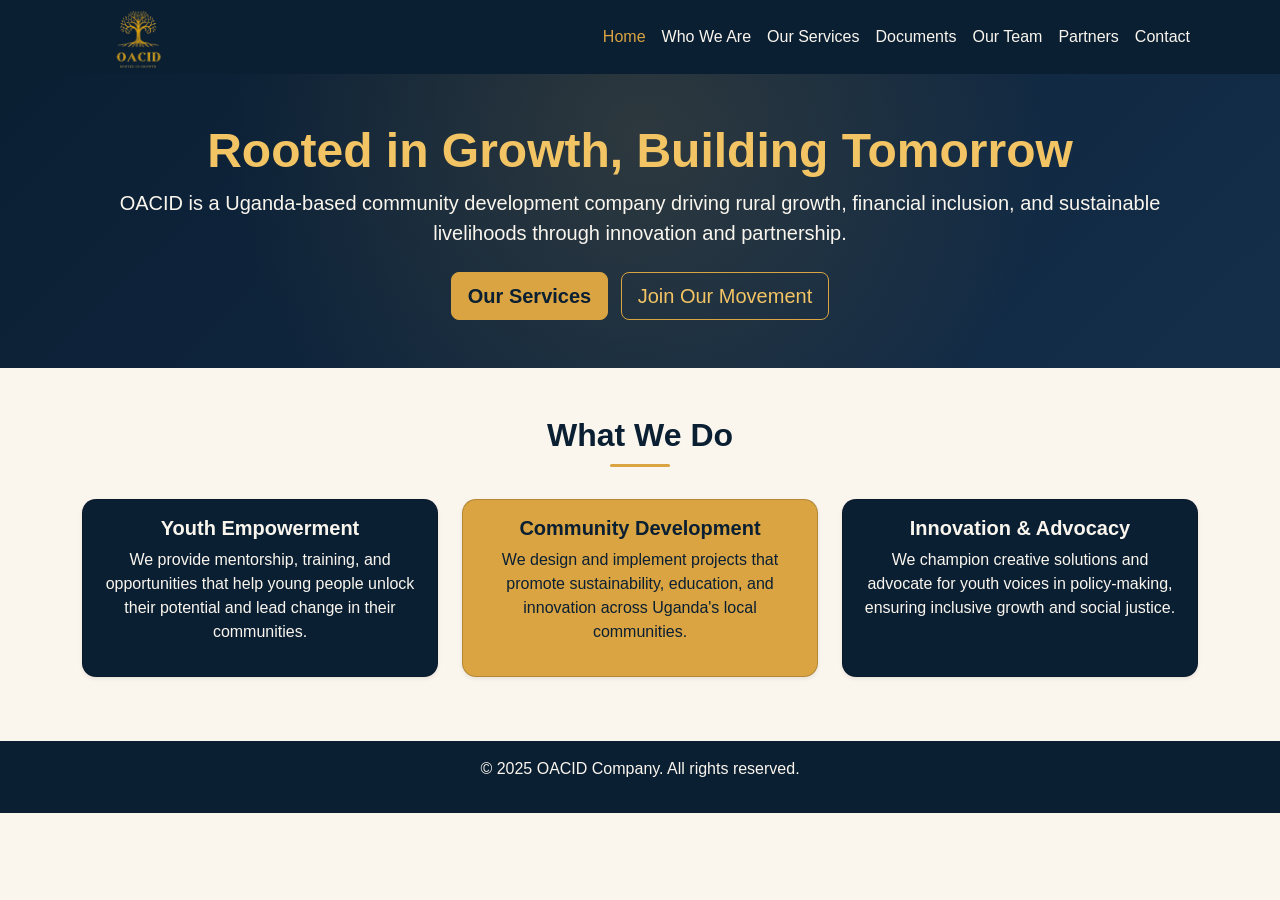
<file: index.html>
<!DOCTYPE html>
<html lang="en">
<head>
  <meta charset="UTF-8">
  <meta name="viewport" content="width=device-width, initial-scale=1.0">
  <title>OACID Company</title>
  <!-- Bootstrap CSS via CDN -->
  <link href="https://cdn.jsdelivr.net/npm/bootstrap@5.3.2/dist/css/bootstrap.min.css" rel="stylesheet">
  <!-- Custom CSS -->
  <link rel="stylesheet" href="style.css">  <!-- ✅ make sure style.css is inside /assets/ -->
</head>
<body>

  <!-- Navbar -->
  <nav class="navbar navbar-expand-lg navbar-custom">
    <div class="container">
      <a class="navbar-brand d-flex align-items-center" href="index.html">
        <img src="images/oacid-logo.png" alt="OACID Logo" height="42" class="me-2">
      </a>
      <button class="navbar-toggler" type="button" data-bs-toggle="collapse" data-bs-target="#navbarNav">
        <span class="navbar-toggler-icon"></span>
      </button>
      <div class="collapse navbar-collapse" id="navbarNav">
        <ul class="navbar-nav ms-auto">
          <li class="nav-item"><a class="nav-link active" href="index.html">Home</a></li>
          <li class="nav-item"><a class="nav-link" href="about.html">Who We Are</a></li>
          <li class="nav-item"><a class="nav-link" href="services.html">Our Services</a></li>
          <li class="nav-item"><a class="nav-link" href="documents.html">Documents</a></li>
          <li class="nav-item"><a class="nav-link" href="team.html">Our Team</a></li>
          <li class="nav-item"><a class="nav-link" href="partners.html">Partners</a></li>
          <li class="nav-item"><a class="nav-link" href="contact.html">Contact</a></li>
        </ul>
      </div>
    </div>
  </nav>

  <!-- Hero Section -->
  <header class="gradient-hero text-center py-5">
    <div class="container">
      <h1 class="display-5 fw-bold">Rooted in Growth, Building Tomorrow</h1>
      <p class="lead">OACID is a Uganda-based community development company driving rural growth, financial inclusion, and sustainable livelihoods through innovation and partnership.</p>
      <div class="mt-4">
        <a href="services.html" class="btn btn-light btn-lg me-2">Our Services</a>
        <a href="contact.html" class="btn btn-outline-light btn-lg">Join Our Movement</a>
      </div>
    </div>
  </header>


  <!-- Quick Intro Section -->
  <section class="py-5">
    <div class="container">
      <div class="section-heading-wrap mb-4">
        <h2>What We Do</h2>
      </div>
      <div class="row">
        <div class="col-md-4 col-sm-12 mb-3 reveal">
          <div class="card accent-navy shadow-sm h-100">
            <div class="card-body text-center">
              <h5 class="card-title">Youth Empowerment</h5>
              <p>We provide mentorship, training, and opportunities that help young people unlock their potential and lead change in their communities.</p>
            </div>
          </div>
        </div>
        <div class="col-md-4 col-sm-12 mb-3 reveal">
          <div class="card accent-gold shadow-sm h-100">
            <div class="card-body text-center">
              <h5 class="card-title">Community Development</h5>
              <p>We design and implement projects that promote sustainability, education, and innovation across Uganda's local communities.</p>
            </div>
          </div>
        </div>
        <div class="col-md-4 col-sm-12 mb-3 reveal">
          <div class="card accent-navy shadow-sm h-100">
            <div class="card-body text-center">
              <h5 class="card-title">Innovation & Advocacy</h5>
              <p>We champion creative solutions and advocate for youth voices in policy-making, ensuring inclusive growth and social justice.</p>
            </div>
          </div>
        </div>
      </div>
    </div>
  </section>

  <!-- Footer -->
  <footer class="text-center py-3">
    <p>&copy; 2025 OACID Company. All rights reserved.</p>
  </footer>

  <!-- Bootstrap JS via CDN -->
  <script src="https://cdn.jsdelivr.net/npm/bootstrap@5.3.2/dist/js/bootstrap.bundle.min.js"></script>
  <script src="js/reveal.js"></script>
</body>
</html>
</file>
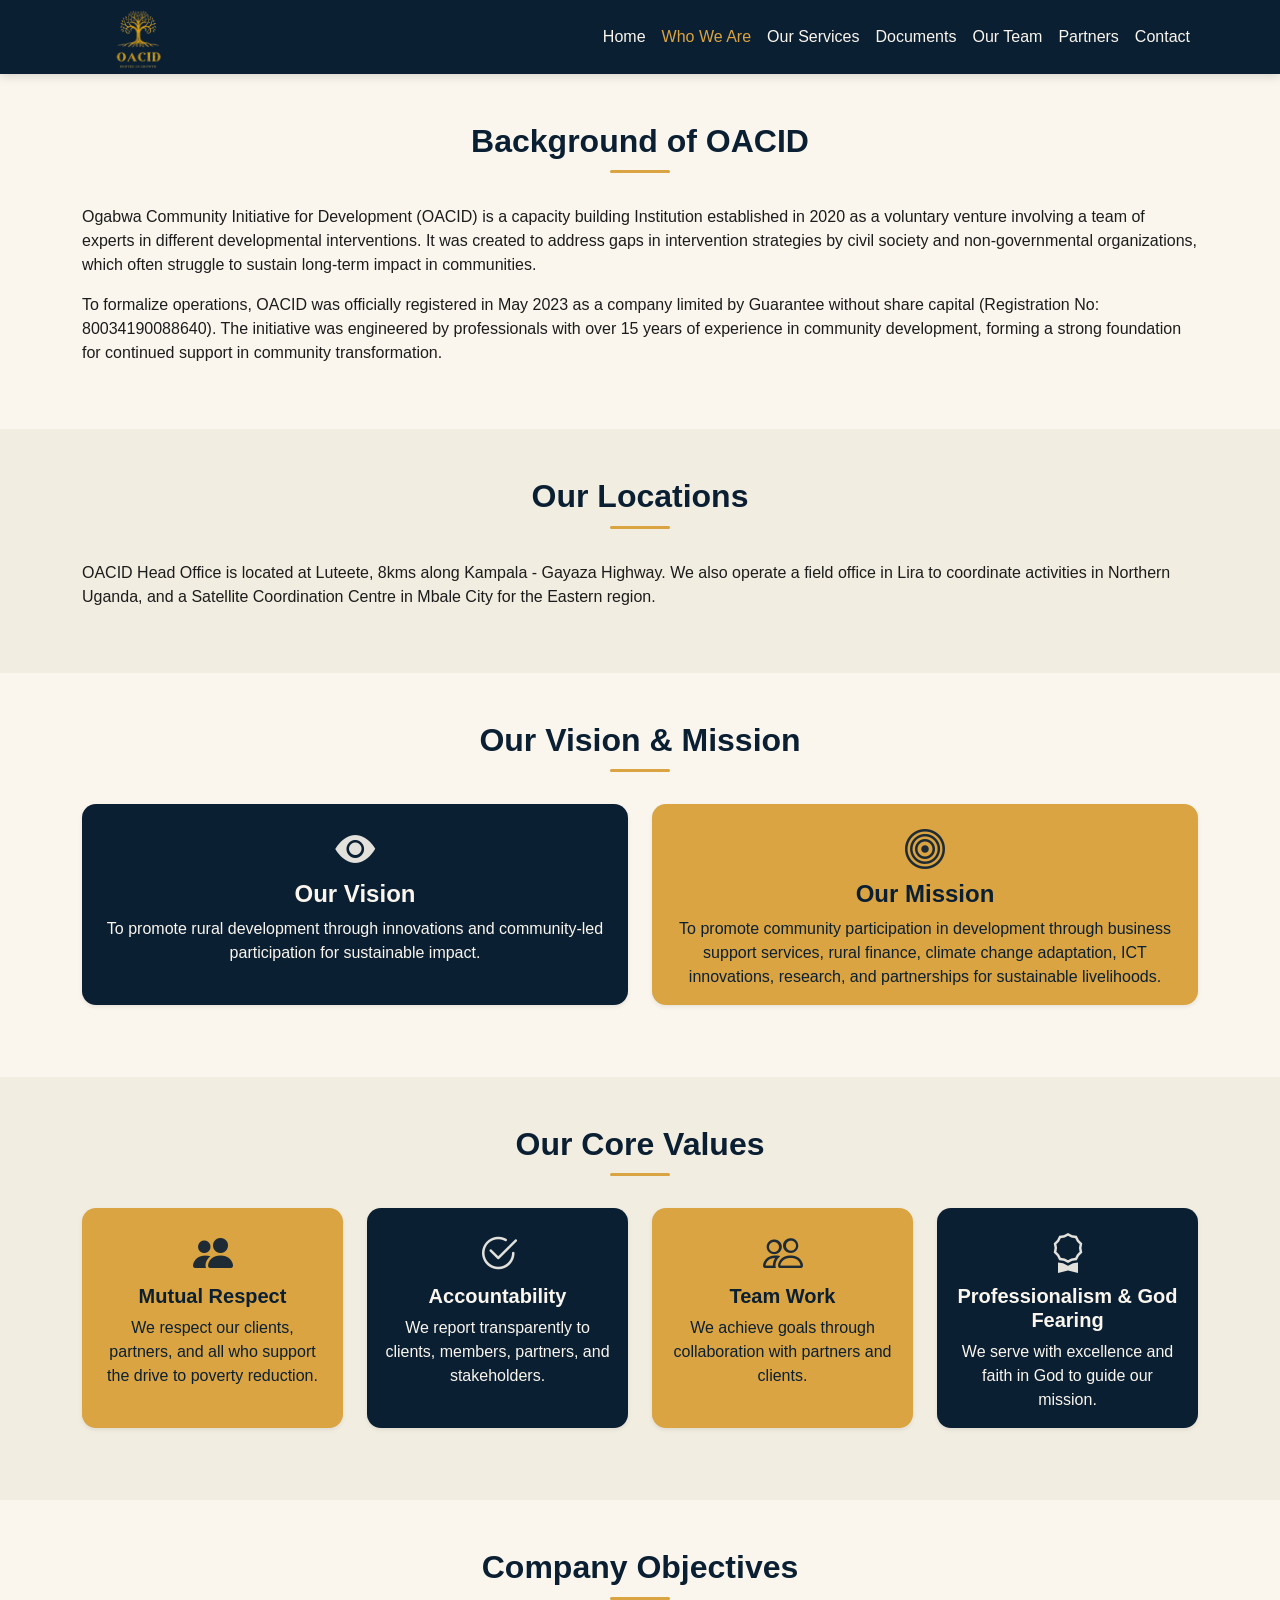
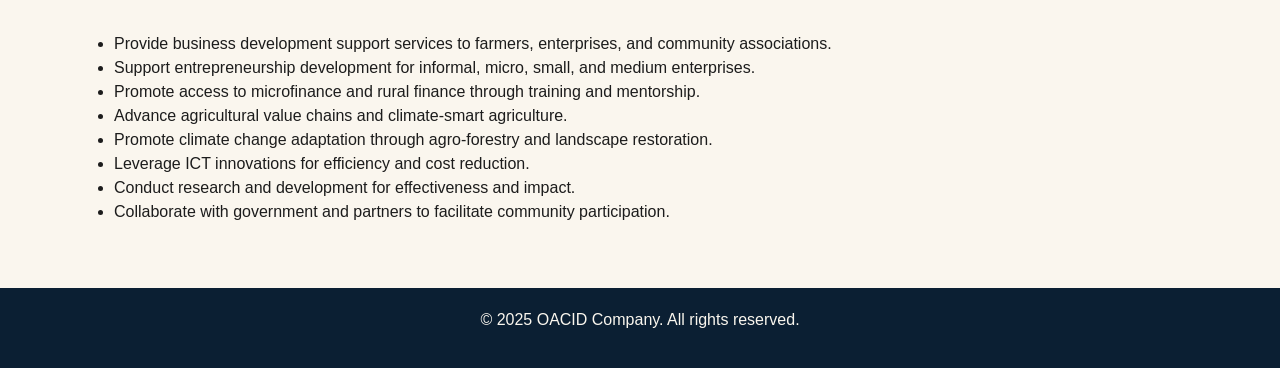
<file: about.html>
<!DOCTYPE html>
<html lang="en">
<head>
  <meta charset="UTF-8">
  <meta name="viewport" content="width=device-width, initial-scale=1.0">
  <title>About OACID</title>
  <!-- Bootstrap CSS via CDN -->
  <link href="https://cdn.jsdelivr.net/npm/bootstrap@5.3.2/dist/css/bootstrap.min.css" rel="stylesheet">
  <!-- Bootstrap Icons CDN -->
  <link href="https://cdn.jsdelivr.net/npm/bootstrap-icons@1.10.5/font/bootstrap-icons.css" rel="stylesheet">
  <!-- Custom CSS -->
  <link rel="stylesheet" href="style.css">
</head>
<body>

  <!-- Navbar -->
  <nav class="navbar navbar-expand-lg navbar-custom">
    <div class="container">
      <a class="navbar-brand d-flex align-items-center" href="index.html">
        <img src="images/oacid-logo.png" alt="OACID Logo" height="42" class="me-2">
      </a>
      <button class="navbar-toggler" type="button" data-bs-toggle="collapse" data-bs-target="#navbarNav">
        <span class="navbar-toggler-icon"></span>
      </button>
      <div class="collapse navbar-collapse" id="navbarNav">
        <ul class="navbar-nav ms-auto">
          <li class="nav-item"><a class="nav-link" href="index.html">Home</a></li>
          <li class="nav-item"><a class="nav-link active" href="about.html">Who We Are</a></li>
          <li class="nav-item"><a class="nav-link" href="services.html">Our Services</a></li>
          <li class="nav-item"><a class="nav-link" href="documents.html">Documents</a></li>
          <li class="nav-item"><a class="nav-link" href="team.html">Our Team</a></li>
          <li class="nav-item"><a class="nav-link" href="partners.html">Partners</a></li>
          <li class="nav-item"><a class="nav-link" href="contact.html">Contact</a></li>
        </ul>
      </div>
    </div>
  </nav>

  <!-- Background Section -->
  <section class="py-5">
    <div class="container reveal">
      <div class="section-heading-wrap mb-4"><h2>Background of OACID</h2></div>
      <p>
        Ogabwa Community Initiative for Development (OACID) is a capacity building Institution established in 2020 as a voluntary venture involving a team of experts in different developmental interventions. It was created to address gaps in intervention strategies by civil society and non-governmental organizations, which often struggle to sustain long-term impact in communities.
      </p>
      <p>
        To formalize operations, OACID was officially registered in May 2023 as a company limited by Guarantee without share capital (Registration No: 80034190088640). The initiative was engineered by professionals with over 15 years of experience in community development, forming a strong foundation for continued support in community transformation.
      </p>
    </div>
  </section>

  <!-- Location Section -->
  <section class="py-5 bg-light">
    <div class="container reveal">
      <div class="section-heading-wrap mb-4"><h2>Our Locations</h2></div>
      <p>
        OACID Head Office is located at Luteete, 8kms along Kampala - Gayaza Highway. We also operate a field office in Lira to coordinate activities in Northern Uganda, and a Satellite Coordination Centre in Mbale City for the Eastern region.
      </p>
    </div>
  </section>

  <!-- Vision & Mission Grid -->
  <section class="py-5">
    <div class="container">
      <div class="section-heading-wrap mb-4"><h2>Our Vision & Mission</h2></div>
      <div class="row text-center">
        <div class="col-md-6 mb-4 reveal">
          <div class="card accent-navy shadow-sm h-100 border-0">
            <div class="card-body">
              <i class="bi bi-eye-fill fs-1 mb-3"></i>
              <h4 class="card-title">Our Vision</h4>
              <p class="card-text">To promote rural development through innovations and community-led participation for sustainable impact.</p>
            </div>
          </div>
        </div>
        <div class="col-md-6 mb-4 reveal">
          <div class="card accent-gold shadow-sm h-100 border-0">
            <div class="card-body">
              <i class="bi bi-bullseye fs-1 mb-3"></i>
              <h4 class="card-title">Our Mission</h4>
              <p class="card-text">To promote community participation in development through business support services, rural finance, climate change adaptation, ICT innovations, research, and partnerships for sustainable livelihoods.</p>
            </div>
          </div>
        </div>
      </div>
    </div>
  </section>

  <!-- Core Values Grid -->
  <section class="py-5 bg-light">
    <div class="container">
      <div class="section-heading-wrap mb-4"><h2>Our Core Values</h2></div>
      <div class="row text-center">
        <div class="col-md-3 col-sm-6 mb-4 reveal">
          <div class="card accent-gold h-100 shadow-sm border-0">
            <div class="card-body">
              <i class="bi bi-people-fill fs-1 mb-3"></i>
              <h5 class="card-title">Mutual Respect</h5>
              <p class="card-text">We respect our clients, partners, and all who support the drive to poverty reduction.</p>
            </div>
          </div>
        </div>
        <div class="col-md-3 col-sm-6 mb-4 reveal">
          <div class="card accent-navy h-100 shadow-sm border-0">
            <div class="card-body">
              <i class="bi bi-check2-circle fs-1 mb-3"></i>
              <h5 class="card-title">Accountability</h5>
              <p class="card-text">We report transparently to clients, members, partners, and stakeholders.</p>
            </div>
          </div>
        </div>
        <div class="col-md-3 col-sm-6 mb-4 reveal">
          <div class="card accent-gold h-100 shadow-sm border-0">
            <div class="card-body">
              <i class="bi bi-people fs-1 mb-3"></i>
              <h5 class="card-title">Team Work</h5>
              <p class="card-text">We achieve goals through collaboration with partners and clients.</p>
            </div>
          </div>
        </div>
        <div class="col-md-3 col-sm-6 mb-4 reveal">
          <div class="card accent-navy h-100 shadow-sm border-0">
            <div class="card-body">
              <i class="bi bi-award fs-1 mb-3"></i>
              <h5 class="card-title">Professionalism & God Fearing</h5>
              <p class="card-text">We serve with excellence and faith in God to guide our mission.</p>
            </div>
          </div>
        </div>
      </div>
    </div>
  </section>

  <!-- Objectives -->
  <section class="py-5">
    <div class="container">
      <div class="section-heading-wrap mb-4"><h2>Company Objectives</h2></div>
      <ul class="reveal">
        <li>Provide business development support services to farmers, enterprises, and community associations.</li>
        <li>Support entrepreneurship development for informal, micro, small, and medium enterprises.</li>
        <li>Promote access to microfinance and rural finance through training and mentorship.</li>
        <li>Advance agricultural value chains and climate-smart agriculture.</li>
        <li>Promote climate change adaptation through agro-forestry and landscape restoration.</li>
        <li>Leverage ICT innovations for efficiency and cost reduction.</li>
        <li>Conduct research and development for effectiveness and impact.</li>
        <li>Collaborate with government and partners to facilitate community participation.</li>
      </ul>
    </div>
  </section>

  <!-- Footer -->
  <footer class="text-center">
    <p>&copy; 2025 OACID Company. All rights reserved.</p>
  </footer>

  <!-- Bootstrap JS via CDN -->
  <script src="https://cdn.jsdelivr.net/npm/bootstrap@5.3.2/dist/js/bootstrap.bundle.min.js"></script>
  <script src="js/reveal.js"></script>
</body>
</html>
</file>
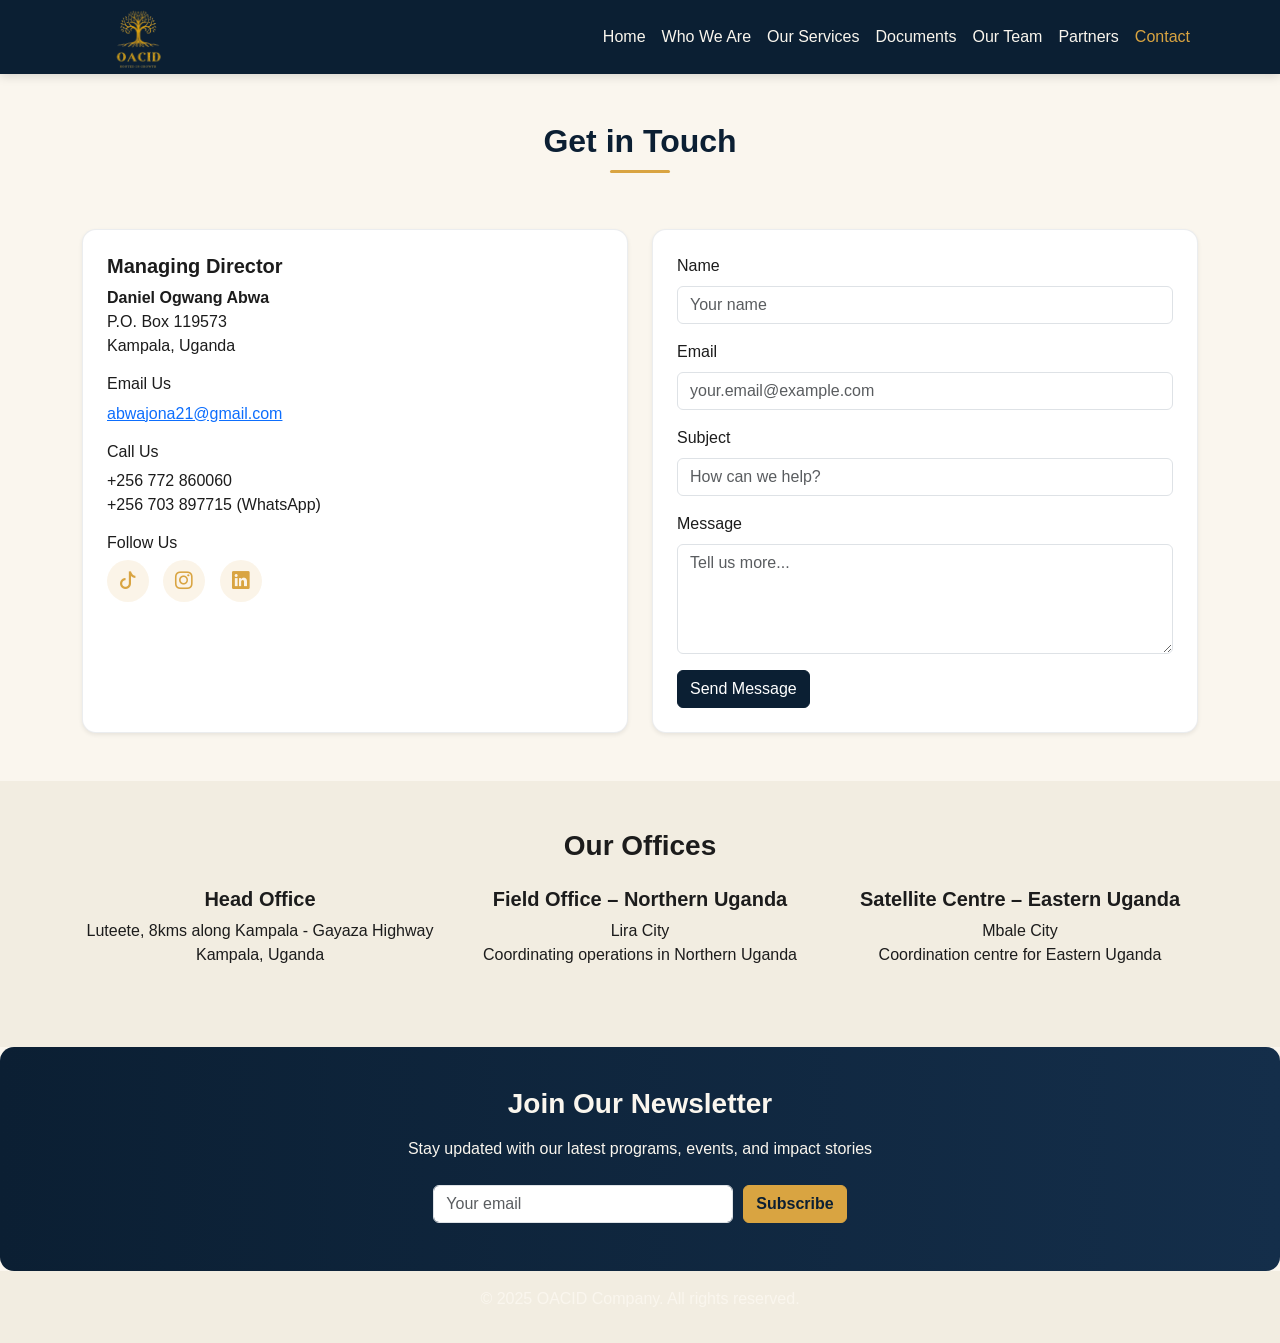
<file: contact.html>
<!DOCTYPE html>
<html lang="en">
<head>
  <meta charset="UTF-8" />
  <meta name="viewport" content="width=device-width, initial-scale=1.0"/>
  <title>Contact – OACID</title>
  <!-- Bootstrap CSS -->
  <link href="https://cdn.jsdelivr.net/npm/bootstrap@5.3.2/dist/css/bootstrap.min.css" rel="stylesheet"/>
  <!-- Bootstrap Icons -->
  <link href="https://cdn.jsdelivr.net/npm/bootstrap-icons@1.10.5/font/bootstrap-icons.css" rel="stylesheet"/>
  <!-- Custom CSS -->
  <link rel="stylesheet" href="style.css"/>

</head>
<body>

  <!-- Navbar -->
  <nav class="navbar navbar-expand-lg navbar-custom">
    <div class="container">
      <a class="navbar-brand d-flex align-items-center" href="index.html">
        <img src="images/oacid-logo.png" alt="OACID Logo" height="42" class="me-2">
      </a>
      <button class="navbar-toggler" type="button" data-bs-toggle="collapse" data-bs-target="#navbarNav">
        <span class="navbar-toggler-icon"></span>
      </button>
      <div class="collapse navbar-collapse" id="navbarNav">
        <ul class="navbar-nav ms-auto">
          <li class="nav-item"><a class="nav-link" href="index.html">Home</a></li>
          <li class="nav-item"><a class="nav-link" href="about.html">Who We Are</a></li>
          <li class="nav-item"><a class="nav-link" href="services.html">Our Services</a></li>
          <li class="nav-item"><a class="nav-link" href="documents.html">Documents</a></li>
          <li class="nav-item"><a class="nav-link" href="team.html">Our Team</a></li>
          <li class="nav-item"><a class="nav-link" href="partners.html">Partners</a></li>
          <li class="nav-item"><a class="nav-link active" href="contact.html">Contact</a></li>
        </ul>
      </div>
    </div>
  </nav>

  <!-- Contact Info & Form -->
  <section class="py-5">
    <div class="container">
      <div class="section-heading-wrap mb-5"><h2>Get in Touch</h2></div>
      <div class="row g-4">
        <!-- Contact Info -->
        <div class="col-md-6 reveal">
          <div class="contact-card shadow-sm h-100">
            <h5>Managing Director</h5>
            <p><strong>Daniel Ogwang Abwa</strong><br>P.O. Box 119573<br>Kampala, Uganda</p>
            <h6>Email Us</h6>
            <p><a href="mailto:abwajona21@gmail.com">abwajona21@gmail.com</a></p>
            <h6>Call Us</h6>
            <p>+256 772 860060<br>+256 703 897715 (WhatsApp)</p>
            <h6>Follow Us</h6>
            <div class="mt-2">
              <span class="social-placeholder"><i class="bi bi-tiktok"></i></span>
              <span class="social-placeholder"><i class="bi bi-instagram"></i></span>
              <span class="social-placeholder"><i class="bi bi-linkedin"></i></span>
            </div>
          </div>
        </div>

        <!-- Contact Form -->
        <div class="col-md-6 reveal">
          <div class="contact-card shadow-sm h-100">
            <form>
              <div class="mb-3">
                <label for="name" class="form-label">Name</label>
                <input type="text" id="name" class="form-control" placeholder="Your name">
              </div>
              <div class="mb-3">
                <label for="email" class="form-label">Email</label>
                <input type="email" id="email" class="form-control" placeholder="your.email@example.com">
              </div>
              <div class="mb-3">
                <label for="subject" class="form-label">Subject</label>
                <input type="text" id="subject" class="form-control" placeholder="How can we help?">
              </div>
              <div class="mb-3">
                <label for="message" class="form-label">Message</label>
                <textarea id="message" class="form-control" rows="4" placeholder="Tell us more..."></textarea>
              </div>
              <button type="submit" class="btn btn-primary">Send Message</button>
            </form>
          </div>
        </div>
      </div>
    </div>
  </section>

  <!-- Office Locations -->
  <section class="py-5 bg-light">
    <div class="container">
      <div class="section-heading-wrap mb-4"><h3>Our Offices</h3></div>
      <div class="row text-center">
        <div class="col-md-4 mb-3">
          <h5>Head Office</h5>
          <p>Luteete, 8kms along Kampala - Gayaza Highway<br>Kampala, Uganda</p>
        </div>
        <div class="col-md-4 mb-3">
          <h5>Field Office – Northern Uganda</h5>
          <p>Lira City<br>Coordinating operations in Northern Uganda</p>
        </div>
        <div class="col-md-4 mb-3">
          <h5>Satellite Centre – Eastern Uganda</h5>
          <p>Mbale City<br>Coordination centre for Eastern Uganda</p>
        </div>
      </div>
    </div>
  </section>

  <!-- Newsletter -->
  <section class="newsletter text-center">
    <div class="container">
      <h3 class="mb-3">Join Our Newsletter</h3>
      <p class="mb-4">Stay updated with our latest programs, events, and impact stories</p>
      <form class="d-flex justify-content-center flex-wrap">
        <input type="email" class="form-control mb-2" placeholder="Your email">
        <button type="submit" class="btn btn-light mb-2">Subscribe</button>
      </form>
    </div>
  </section>

  <!-- Footer -->
  <footer class="text-center py-3 bg-light">
    <p>&copy; 2025 OACID Company. All rights reserved.</p>
  </footer>

  <!-- Bootstrap JS -->
  <script src="https://cdn.jsdelivr.net/npm/bootstrap@5.3.2/dist/js/bootstrap.bundle.min.js"></script>
  <script src="js/reveal.js"></script>
</body>
</html>
</file>
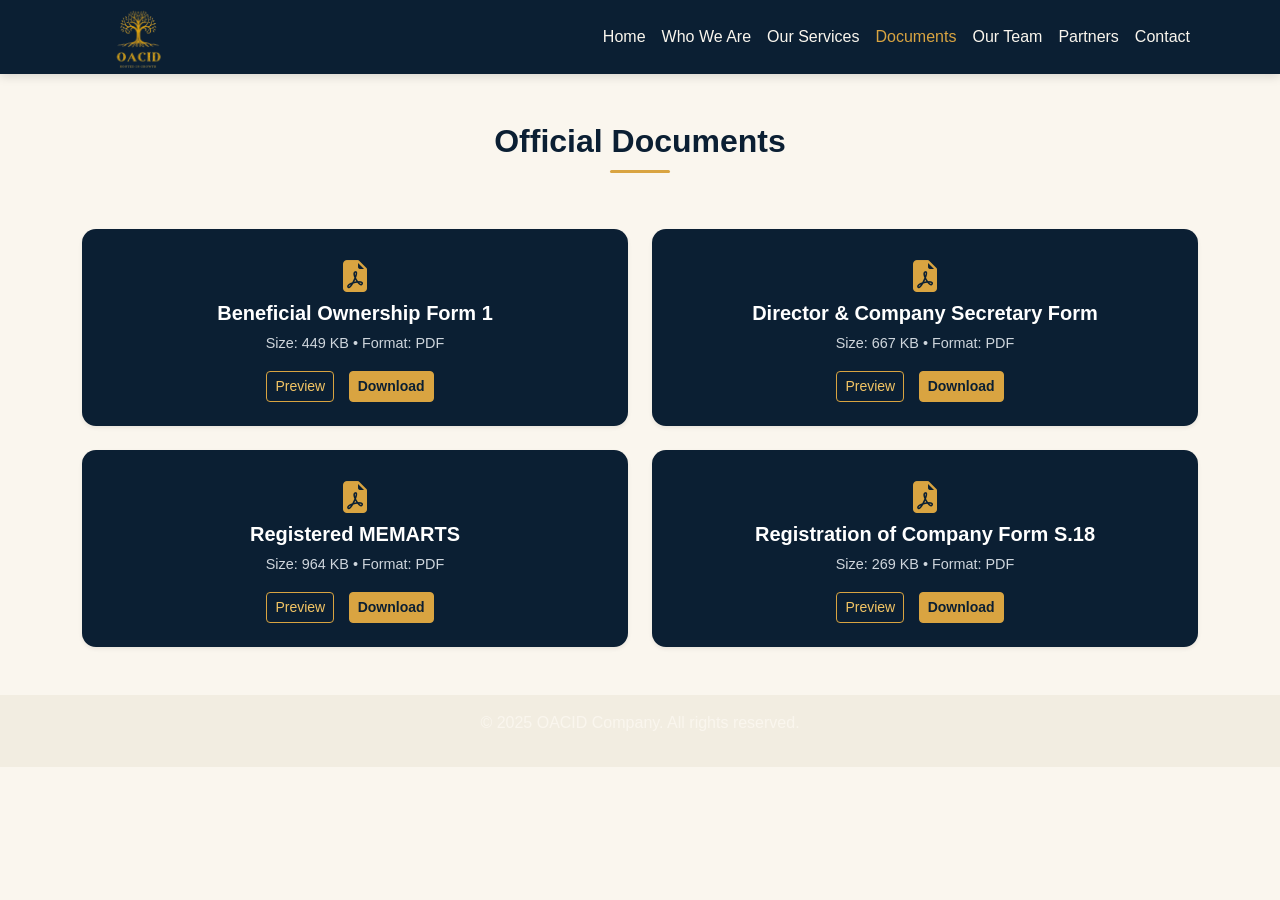
<file: documents.html>
<!DOCTYPE html>
<html lang="en">
<head>
  <meta charset="UTF-8" />
  <meta name="viewport" content="width=device-width, initial-scale=1.0"/>
  <title>Documents – OACID</title>
  <!-- Bootstrap CSS -->
  <link href="https://cdn.jsdelivr.net/npm/bootstrap@5.3.2/dist/css/bootstrap.min.css" rel="stylesheet"/>
  <!-- Bootstrap Icons -->
  <link href="https://cdn.jsdelivr.net/npm/bootstrap-icons@1.10.5/font/bootstrap-icons.css" rel="stylesheet"/>
  <!-- Custom CSS -->
  <link rel="stylesheet" href="style.css"/>
</head>
<body>

  <!-- Navbar -->
  <nav class="navbar navbar-expand-lg navbar-custom">
    <div class="container">
      <a class="navbar-brand d-flex align-items-center" href="index.html">
        <img src="images/oacid-logo.png" alt="OACID Logo" height="42" class="me-2">
      </a>
      <button class="navbar-toggler" type="button" data-bs-toggle="collapse" data-bs-target="#navbarNav">
        <span class="navbar-toggler-icon"></span>
      </button>
      <div class="collapse navbar-collapse" id="navbarNav">
        <ul class="navbar-nav ms-auto">
          <li class="nav-item"><a class="nav-link" href="index.html">Home</a></li>
          <li class="nav-item"><a class="nav-link" href="about.html">Who We Are</a></li>
          <li class="nav-item"><a class="nav-link" href="services.html">Our Services</a></li>
          <li class="nav-item"><a class="nav-link active" href="documents.html">Documents</a></li>
          <li class="nav-item"><a class="nav-link" href="team.html">Our Team</a></li>
          <li class="nav-item"><a class="nav-link" href="partners.html">Partners</a></li>
          <li class="nav-item"><a class="nav-link" href="contact.html">Contact</a></li>
        </ul>
      </div>
    </div>
  </nav>

  <!-- Documents Section -->
  <section class="py-5">
    <div class="container">
      <div class="section-heading-wrap mb-5"><h2>Official Documents</h2></div>
      <div class="row g-4">

        <!-- Document 1 -->
        <div class="col-md-6 reveal">
          <div class="doc-card shadow-sm h-100">
            <i class="bi bi-file-earmark-pdf-fill"></i>
           <h5>Beneficial Ownership Form 1</h5>
            <p class="doc-meta">Size: 449 KB • Format: PDF</p>
            <div class="doc-actions mt-3">
              <a href="assets/docs/Beneficial Ownership Form 1.pdf" class="btn btn-outline-light btn-sm" target="_blank">Preview</a>
              <a href="assets/docs/Beneficial Ownership Form 1.pdf" class="btn btn-light btn-sm" download>Download</a>
            </div>
          </div>
        </div>

        <!-- Document 2 -->
        <div class="col-md-6 reveal">
          <div class="doc-card shadow-sm h-100">
            <i class="bi bi-file-earmark-pdf-fill"></i>
            <h5>Director & Company Secretary Form</h5>
            <p class="doc-meta">Size: 667 KB • Format: PDF</p>
            <div class="doc-actions mt-3">
              <a href="assets/docs/Director and Company Secretary Form 20.pdf" class="btn btn-outline-light btn-sm" target="_blank">Preview</a>
              <a href="assets/docs/Director and Company Secretary_Form_20.pdf" class="btn btn-light btn-sm" download>Download</a>
            </div>
          </div>
        </div>

        <!-- Document 3 -->
        <div class="col-md-6 reveal">
          <div class="doc-card shadow-sm h-100">
            <i class="bi bi-file-earmark-pdf-fill"></i>
            <h5>Registered MEMARTS</h5>
            <p class="doc-meta">Size: 964 KB • Format: PDF</p>
            <div class="doc-actions mt-3">
              <a href="assets/docs/Registered_MEMARTS_80034190088640.pdf" class="btn btn-outline-light btn-sm" target="_blank">Preview</a>
              <a href="assets/docs/Registered_MEMARTS_80034190088640.pdf" class="btn btn-light btn-sm" download>Download</a>
            </div>
          </div>
        </div>

        <!-- Document 4 -->
        <div class="col-md-6 reveal">
          <div class="doc-card shadow-sm h-100">
            <i class="bi bi-file-earmark-pdf-fill"></i>
            <h5>Registration of Company Form S.18</h5>
            <p class="doc-meta">Size: 269 KB • Format: PDF</p>
            <div class="doc-actions mt-3">
              <a href="assets/docs/Registration of Company_Form_S.18.pdf" class="btn btn-outline-light btn-sm" target="_blank">Preview</a>
              <a href="assets/docs/Registration of Company_Form_S.18.pdf" class="btn btn-light btn-sm" download>Download</a>
            </div>
          </div>
        </div>

      </div>
    </div>
  </section>

  <!-- Footer -->
  <footer class="text-center py-3 bg-light">
    <p>&copy; 2025 OACID Company. All rights reserved.</p>
  </footer>

  <!-- Bootstrap JS -->
  <script src="https://cdn.jsdelivr.net/npm/bootstrap@5.3.2/dist/js/bootstrap.bundle.min.js"></script>
  <script src="js/reveal.js"></script>
</body>
</html>
</file>
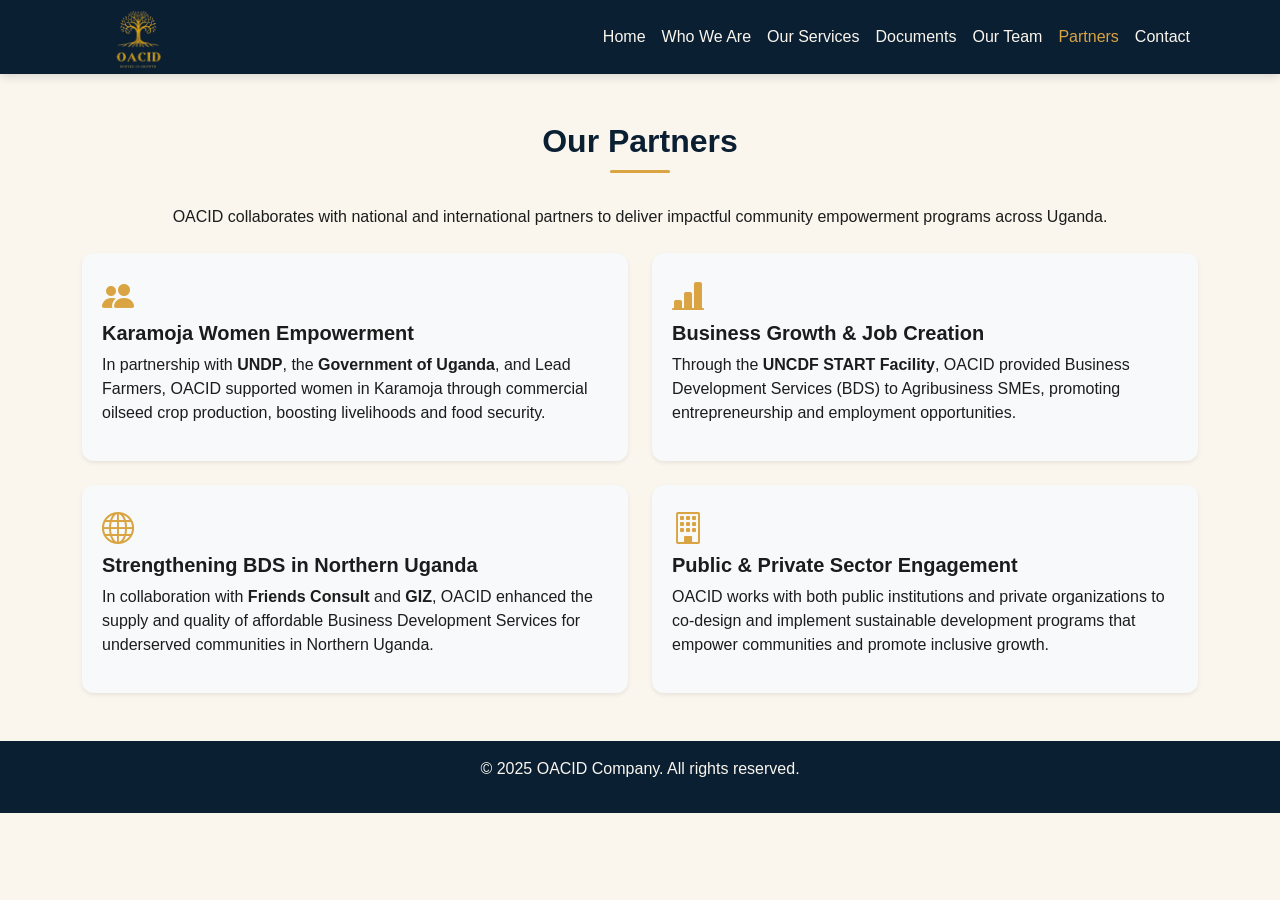
<file: partners.html>
<!DOCTYPE html>
<html lang="en">
<head>
  <meta charset="UTF-8" />
  <meta name="viewport" content="width=device-width, initial-scale=1.0"/>
  <title>Our Partners – OACID</title>
  <!-- Bootstrap CSS -->
  <link href="https://cdn.jsdelivr.net/npm/bootstrap@5.3.2/dist/css/bootstrap.min.css" rel="stylesheet"/>
  <!-- Bootstrap Icons -->
  <link href="https://cdn.jsdelivr.net/npm/bootstrap-icons@1.10.5/font/bootstrap-icons.css" rel="stylesheet"/>
  <!-- Custom CSS -->
  <link rel="stylesheet" href="style.css"/>
  <style>
    .partner-card {
      background-color: #f8f9fa;
      border: none;
      border-radius: 12px;
      padding: 20px;
    }
  </style>
</head>
<body>

  <!-- Navbar -->
  <nav class="navbar navbar-expand-lg navbar-custom">
    <div class="container">
      <a class="navbar-brand d-flex align-items-center" href="index.html">
        <img src="images/oacid-logo.png" alt="OACID Logo" height="42" class="me-2">
      </a>
      <button class="navbar-toggler" type="button" data-bs-toggle="collapse" data-bs-target="#navbarNav">
        <span class="navbar-toggler-icon"></span>
      </button>
      <div class="collapse navbar-collapse" id="navbarNav">
        <ul class="navbar-nav ms-auto">
          <li class="nav-item"><a class="nav-link" href="index.html">Home</a></li>
          <li class="nav-item"><a class="nav-link" href="about.html">Who We Are</a></li>
          <li class="nav-item"><a class="nav-link" href="services.html">Our Services</a></li>
          <li class="nav-item"><a class="nav-link" href="documents.html">Documents</a></li>
          <li class="nav-item"><a class="nav-link" href="team.html">Our Team</a></li>
          <li class="nav-item"><a class="nav-link active" href="partners.html">Partners</a></li>
          <li class="nav-item"><a class="nav-link" href="contact.html">Contact</a></li>
        </ul>
      </div>
    </div>
  </nav>

  <!-- Partners Section -->
  <section class="py-5">
    <div class="container">
      <div class="section-heading-wrap mb-4"><h2>Our Partners</h2></div>
      <p class="text-center mb-4">OACID collaborates with national and international partners to deliver impactful community empowerment programs across Uganda.</p>
      <div class="row g-4">

        <!-- Karamoja Women Empowerment -->
        <div class="col-md-6 reveal">
          <div class="partner-card shadow-sm h-100">
            <i class="bi bi-people-fill"></i>
            <h5>Karamoja Women Empowerment</h5>
            <p>In partnership with <strong>UNDP</strong>, the <strong>Government of Uganda</strong>, and Lead Farmers, OACID supported women in Karamoja through commercial oilseed crop production, boosting livelihoods and food security.</p>
          </div>
        </div>

        <!-- Agribusiness SMEs Growth -->
        <div class="col-md-6 reveal">
          <div class="partner-card shadow-sm h-100">
            <i class="bi bi-bar-chart-line-fill"></i>
            <h5>Business Growth & Job Creation</h5>
            <p>Through the <strong>UNCDF START Facility</strong>, OACID provided Business Development Services (BDS) to Agribusiness SMEs, promoting entrepreneurship and employment opportunities.</p>
          </div>
        </div>

        <!-- Northern Uganda BDS Support -->
        <div class="col-md-6 reveal">
          <div class="partner-card shadow-sm h-100">
            <i class="bi bi-globe"></i>
            <h5>Strengthening BDS in Northern Uganda</h5>
            <p>In collaboration with <strong>Friends Consult</strong> and <strong>GIZ</strong>, OACID enhanced the supply and quality of affordable Business Development Services for underserved communities in Northern Uganda.</p>
          </div>
        </div>

        <!-- Public & Private Sector Collaboration -->
        <div class="col-md-6 reveal">
          <div class="partner-card shadow-sm h-100">
            <i class="bi bi-building"></i>
            <h5>Public & Private Sector Engagement</h5>
            <p>OACID works with both public institutions and private organizations to co-design and implement sustainable development programs that empower communities and promote inclusive growth.</p>
          </div>
        </div>

      </div>
    </div>
  </section>

  <!-- Footer -->
  <footer class="text-center py-3">
    <p>&copy; 2025 OACID Company. All rights reserved.</p>
  </footer>

  <!-- Bootstrap JS -->
  <script src="https://cdn.jsdelivr.net/npm/bootstrap@5.3.2/dist/js/bootstrap.bundle.min.js"></script>
  <script src="js/reveal.js"></script>
</body>
</html>
</file>
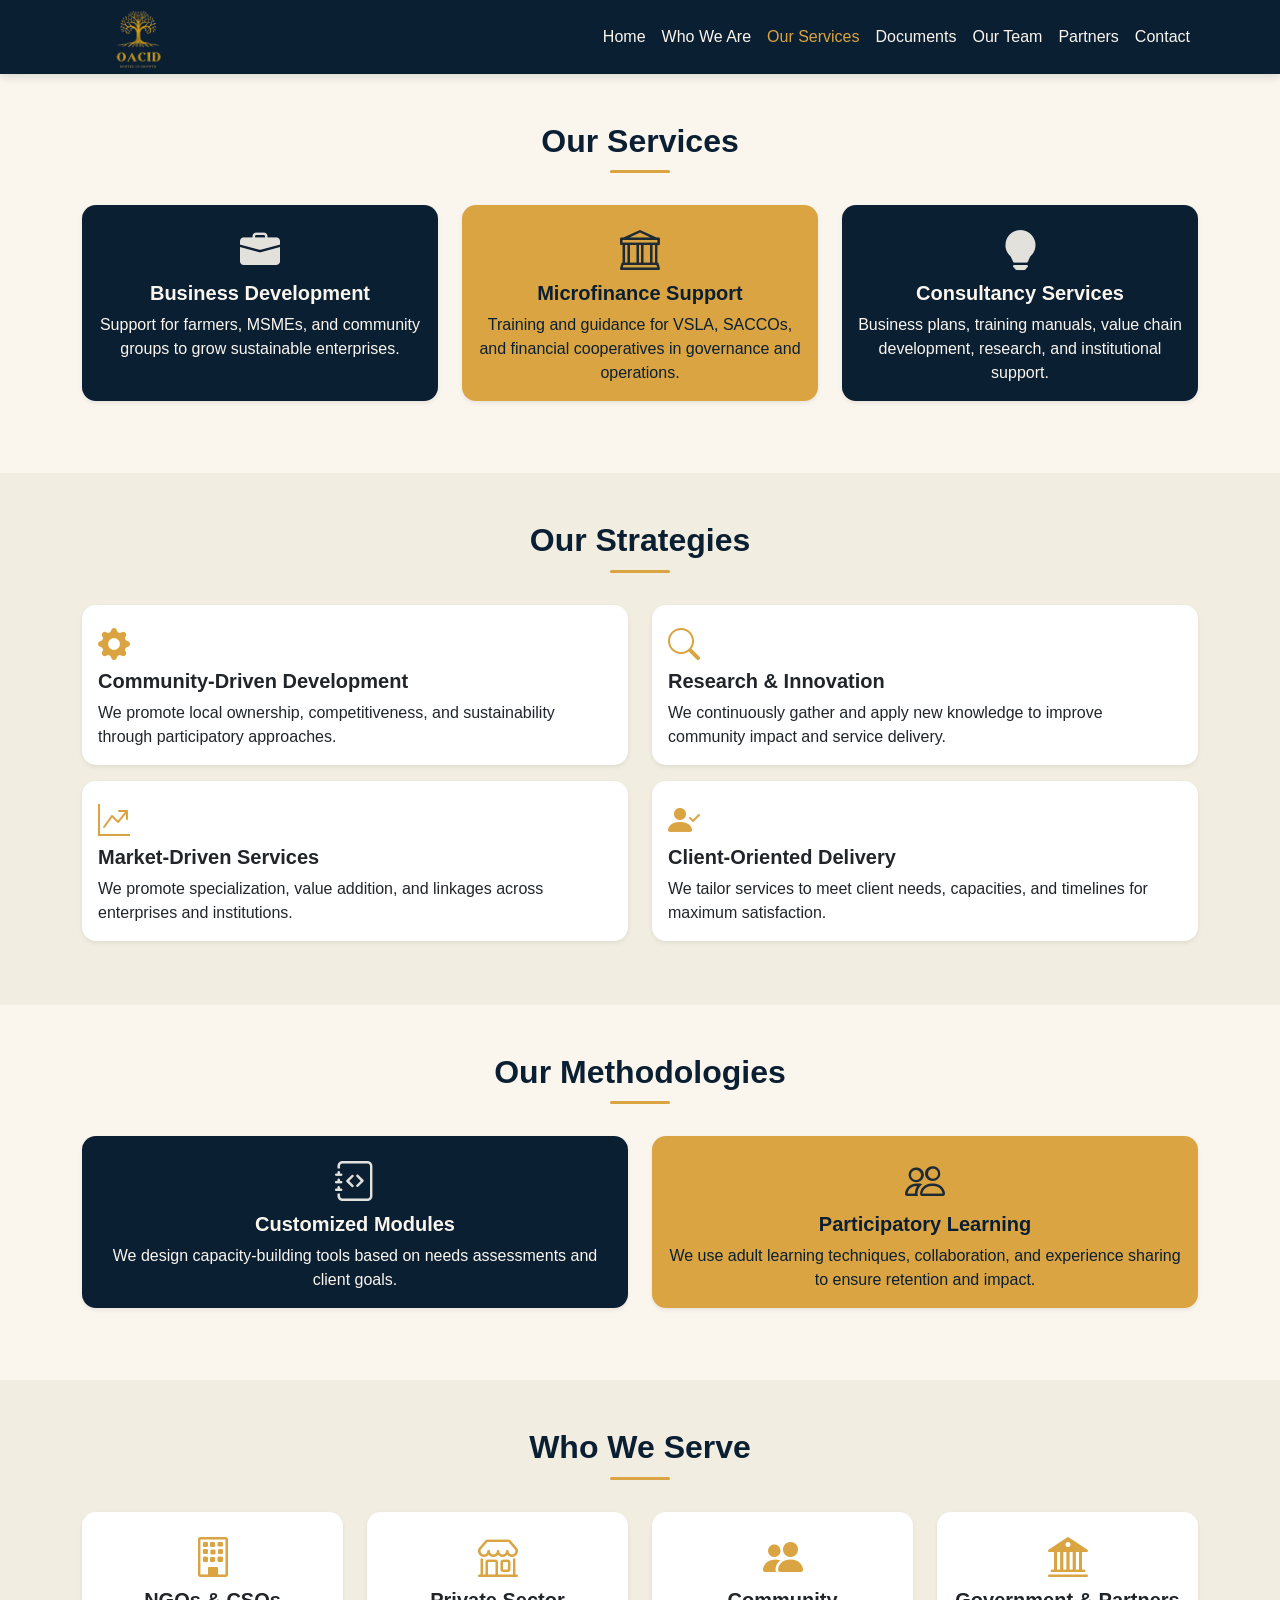
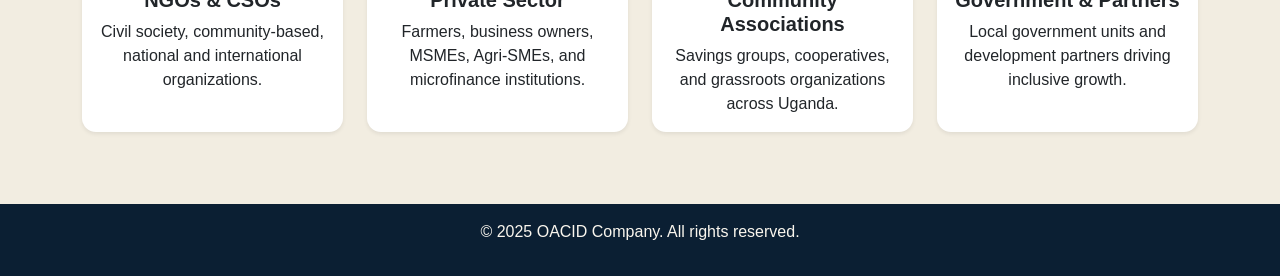
<file: services.html>
<!DOCTYPE html>
<html lang="en">
<head>
  <meta charset="UTF-8">
  <meta name="viewport" content="width=device-width, initial-scale=1.0">
  <title>Our Services – OACID</title>
  <!-- Bootstrap CSS via CDN -->
  <link href="https://cdn.jsdelivr.net/npm/bootstrap@5.3.2/dist/css/bootstrap.min.css" rel="stylesheet">
  <!-- Bootstrap Icons -->
  <link href="https://cdn.jsdelivr.net/npm/bootstrap-icons@1.10.5/font/bootstrap-icons.css" rel="stylesheet">
  <!-- Custom CSS -->
  <link rel="stylesheet" href="style.css">
</head>
<body>

  <!-- Navbar -->
  <nav class="navbar navbar-expand-lg navbar-custom">
    <div class="container">
      <a class="navbar-brand d-flex align-items-center" href="index.html">
        <img src="images/oacid-logo.png" alt="OACID Logo" height="42" class="me-2">
      </a>
      <button class="navbar-toggler" type="button" data-bs-toggle="collapse" data-bs-target="#navbarNav">
        <span class="navbar-toggler-icon"></span>
      </button>
      <div class="collapse navbar-collapse" id="navbarNav">
        <ul class="navbar-nav ms-auto">
          <li class="nav-item"><a class="nav-link" href="index.html">Home</a></li>
          <li class="nav-item"><a class="nav-link" href="about.html">Who We Are</a></li>
          <li class="nav-item"><a class="nav-link active" href="services.html">Our Services</a></li>
          <li class="nav-item"><a class="nav-link" href="documents.html">Documents</a></li>
          <li class="nav-item"><a class="nav-link" href="team.html">Our Team</a></li>
          <li class="nav-item"><a class="nav-link" href="partners.html">Partners</a></li>
          <li class="nav-item"><a class="nav-link" href="contact.html">Contact</a></li>
        </ul>
      </div>
    </div>
  </nav>

  <!-- Services Grid -->
  <section class="py-5">
    <div class="container">
      <div class="section-heading-wrap mb-4"><h2>Our Services</h2></div>
      <div class="row text-center">
        <div class="col-md-4 mb-4 reveal">
          <div class="card accent-navy h-100 shadow-sm border-0">
            <div class="card-body">
              <i class="bi bi-briefcase-fill fs-1 mb-3"></i>
              <h5 class="card-title">Business Development</h5>
              <p class="card-text">Support for farmers, MSMEs, and community groups to grow sustainable enterprises.</p>
            </div>
          </div>
        </div>
        <div class="col-md-4 mb-4 reveal">
          <div class="card accent-gold h-100 shadow-sm border-0">
            <div class="card-body">
              <i class="bi bi-bank fs-1 mb-3"></i>
              <h5 class="card-title">Microfinance Support</h5>
              <p class="card-text">Training and guidance for VSLA, SACCOs, and financial cooperatives in governance and operations.</p>
            </div>
          </div>
        </div>
        <div class="col-md-4 mb-4 reveal">
          <div class="card accent-navy h-100 shadow-sm border-0">
            <div class="card-body">
              <i class="bi bi-lightbulb-fill fs-1 mb-3"></i>
              <h5 class="card-title">Consultancy Services</h5>
              <p class="card-text">Business plans, training manuals, value chain development, research, and institutional support.</p>
            </div>
          </div>
        </div>
      </div>
    </div>
  </section>

  <!-- Strategies Section -->
  <section class="py-5 bg-light">
    <div class="container">
      <div class="section-heading-wrap mb-4"><h2>Our Strategies</h2></div>
      <div class="row">
        <div class="col-md-6 mb-3 reveal">
          <div class="card h-100 shadow-sm border-0">
            <div class="card-body">
              <i class="bi bi-gear-fill fs-2 mb-2" style="color: var(--oacid-gold);"></i>
              <h5 class="card-title">Community-Driven Development</h5>
              <p class="card-text">We promote local ownership, competitiveness, and sustainability through participatory approaches.</p>
            </div>
          </div>
        </div>
        <div class="col-md-6 mb-3 reveal">
          <div class="card h-100 shadow-sm border-0">
            <div class="card-body">
              <i class="bi bi-search fs-2 mb-2" style="color: var(--oacid-gold);"></i>
              <h5 class="card-title">Research & Innovation</h5>
              <p class="card-text">We continuously gather and apply new knowledge to improve community impact and service delivery.</p>
            </div>
          </div>
        </div>
        <div class="col-md-6 mb-3 reveal">
          <div class="card h-100 shadow-sm border-0">
            <div class="card-body">
              <i class="bi bi-graph-up-arrow fs-2 mb-2" style="color: var(--oacid-gold);"></i>
              <h5 class="card-title">Market-Driven Services</h5>
              <p class="card-text">We promote specialization, value addition, and linkages across enterprises and institutions.</p>
            </div>
          </div>
        </div>
        <div class="col-md-6 mb-3 reveal">
          <div class="card h-100 shadow-sm border-0">
            <div class="card-body">
              <i class="bi bi-person-check-fill fs-2 mb-2" style="color: var(--oacid-gold);"></i>
              <h5 class="card-title">Client-Oriented Delivery</h5>
              <p class="card-text">We tailor services to meet client needs, capacities, and timelines for maximum satisfaction.</p>
            </div>
          </div>
        </div>
      </div>
    </div>
  </section>

  <!-- Methodologies Section -->
  <section class="py-5">
    <div class="container">
      <div class="section-heading-wrap mb-4"><h2>Our Methodologies</h2></div>
      <div class="row text-center">
        <div class="col-md-6 mb-4 reveal">
          <div class="card accent-navy h-100 shadow-sm border-0">
            <div class="card-body">
              <i class="bi bi-journal-code fs-1 mb-3"></i>
              <h5 class="card-title">Customized Modules</h5>
              <p class="card-text">We design capacity-building tools based on needs assessments and client goals.</p>
            </div>
          </div>
        </div>
        <div class="col-md-6 mb-4 reveal">
          <div class="card accent-gold h-100 shadow-sm border-0">
            <div class="card-body">
              <i class="bi bi-people fs-1 mb-3"></i>
              <h5 class="card-title">Participatory Learning</h5>
              <p class="card-text">We use adult learning techniques, collaboration, and experience sharing to ensure retention and impact.</p>
            </div>
          </div>
        </div>
      </div>
    </div>
  </section>

  <!-- Target Groups Section -->
  <section class="py-5 bg-light">
    <div class="container">
      <div class="section-heading-wrap mb-4"><h2>Who We Serve</h2></div>
      <div class="row text-center">
        <div class="col-md-3 col-sm-6 mb-4 reveal">
          <div class="card h-100 shadow-sm border-0">
            <div class="card-body">
              <i class="bi bi-building fs-1 mb-3" style="color: var(--oacid-gold);"></i>
              <h5 class="card-title">NGOs & CSOs</h5>
              <p class="card-text">Civil society, community-based, national and international organizations.</p>
            </div>
          </div>
        </div>
        <div class="col-md-3 col-sm-6 mb-4 reveal">
          <div class="card h-100 shadow-sm border-0">
            <div class="card-body">
              <i class="bi bi-shop fs-1 mb-3" style="color: var(--oacid-gold);"></i>
              <h5 class="card-title">Private Sector</h5>
              <p class="card-text">Farmers, business owners, MSMEs, Agri-SMEs, and microfinance institutions.</p>
            </div>
          </div>
        </div>
        <div class="col-md-3 col-sm-6 mb-4 reveal">
          <div class="card h-100 shadow-sm border-0">
            <div class="card-body">
              <i class="bi bi-people-fill fs-1 mb-3" style="color: var(--oacid-gold);"></i>
              <h5 class="card-title">Community Associations</h5>
              <p class="card-text">Savings groups, cooperatives, and grassroots organizations across Uganda.</p>
            </div>
          </div>
        </div>
        <div class="col-md-3 col-sm-6 mb-4 reveal">
          <div class="card h-100 shadow-sm border-0">
            <div class="card-body">
              <i class="bi bi-bank2 fs-1 mb-3" style="color: var(--oacid-gold);"></i>
              <h5 class="card-title">Government & Partners</h5>
              <p class="card-text">Local government units and development partners driving inclusive growth.</p>
            </div>
          </div>
        </div>
      </div>
    </div>
  </section>

  <!-- Footer -->
  <footer class="text-center py-3">
    <p>&copy; 2025 OACID Company. All rights reserved.</p>
  </footer>

  <!-- Bootstrap JS via CDN -->
  <script src="https://cdn.jsdelivr.net/npm/bootstrap@5.3.2/dist/js/bootstrap.bundle.min.js"></script>
  <script src="js/reveal.js"></script>
</body>
</html>
</file>
<file: style.css>
/* ===================================================
   OACID — Rooted in Growth
   Brand palette: Deep Navy / Gold / Cream
=================================================== */

:root {
  --oacid-navy: #0b1f33;
  --oacid-navy-light: #142e4a;
  --oacid-gold: #d9a441;
  --oacid-gold-light: #f2c464;
  --oacid-cream: #faf6ee;
  --oacid-text: #1c1c1c;
}

body {
  font-family: 'Segoe UI', Arial, sans-serif;
  margin: 0;
  padding: 0;
  color: var(--oacid-text);
  background-color: var(--oacid-cream);
}

h1, h2, h3, h4, h5 { font-weight: 700; }

/* Navbar */
.navbar-custom {
  background: var(--oacid-navy);
  box-shadow: 0 2px 10px rgba(0,0,0,0.15);
  padding-top: 6px;
  padding-bottom: 6px;
}
.navbar-custom .navbar-brand,
.navbar-custom .nav-link {
  color: var(--oacid-cream) !important;
  transition: color 0.25s ease;
}
.navbar-custom .navbar-brand span {
  color: var(--oacid-gold-light);
  font-weight: 700;
  letter-spacing: 0.5px;
}
.navbar-custom .nav-link:hover,
.navbar-custom .nav-link.active { color: var(--oacid-gold) !important; }

.navbar-brand {
  height: 62px;
  display: flex;
  align-items: center;
  overflow: hidden;
}
.navbar-brand img {
  height: 120px;
  width: auto;
  object-fit: contain;
  margin-top: -24px;
  margin-bottom: -24px;
}
.navbar-custom .container {
  padding-left: 8px;
}
.navbar-toggler {
  border-color: var(--oacid-gold);
}

.navbar-toggler-icon {
  background-image: url("data:image/svg+xml,%3csvg xmlns='http://www.w3.org/2000/svg' viewBox='0 0 30 30'%3e%3cpath stroke='%23d9a441' stroke-linecap='round' stroke-miterlimit='10' stroke-width='2' d='M4 7h22M4 15h22M4 23h22'/%3e%3c/svg%3e");
}
/* Hero */
.gradient-hero {
  background: linear-gradient(135deg, var(--oacid-navy) 0%, var(--oacid-navy-light) 100%);
  color: var(--oacid-cream);
  padding: 90px 0;
  text-align: center;
  position: relative;
  overflow: hidden;
  z-index: 1;
}
.gradient-hero::before {
  content: "";
  position: absolute;
  inset: 0;
  background: radial-gradient(circle at 50% 20%, rgba(217,164,65,0.15), transparent 60%);
  z-index: 0;
}
.gradient-hero .container { position: relative; z-index: 1; }
.gradient-hero h1 { color: var(--oacid-gold-light); }
.gradient-hero .btn-light {
  background-color: var(--oacid-gold);
  border-color: var(--oacid-gold);
  color: var(--oacid-navy);
  font-weight: 600;
}
.gradient-hero .btn-light:hover {
  background-color: var(--oacid-gold-light);
  border-color: var(--oacid-gold-light);
  transform: translateY(-2px);
}
.gradient-hero .btn-outline-light { border-color: var(--oacid-gold); color: var(--oacid-gold-light); }
.gradient-hero .btn-outline-light:hover {
  background-color: var(--oacid-gold);
  color: var(--oacid-navy);
  transform: translateY(-2px);
}
.gradient-hero .btn { transition: transform 0.25s ease, background-color 0.25s ease; }

/* Section headings */
section h2 { color: var(--oacid-navy); position: relative; display: inline-block; }
.section-heading-wrap { text-align: center; }
section h2::after {
  content: "";
  display: block;
  width: 60px;
  height: 3px;
  background: var(--oacid-gold);
  margin: 10px auto 0;
  border-radius: 2px;
}

/* Cards */
.card { transition: transform 0.3s ease, box-shadow 0.3s ease; border-radius: 14px; }
.card:hover { transform: translateY(-6px); box-shadow: 0 12px 24px rgba(11,31,51,0.15); }
.card.accent-navy { background-color: var(--oacid-navy) !important; color: var(--oacid-cream) !important; }
.card.accent-gold { background-color: var(--oacid-gold) !important; color: var(--oacid-navy) !important; }
.card.accent-cream { background-color: #fff !important; border: 1px solid rgba(11,31,51,0.08) !important; }
.card.accent-navy i, .card.accent-gold i { opacity: 0.9; }

/* Document cards */
.doc-card {
  background-color: var(--oacid-navy);
  color: #fff;
  border-radius: 14px;
  padding: 24px;
  text-align: center;
  transition: transform 0.3s ease, box-shadow 0.3s ease;
}
.doc-card:hover { transform: translateY(-6px); box-shadow: 0 12px 24px rgba(11,31,51,0.2); }
.doc-card i { font-size: 2rem; margin-bottom: 10px; color: var(--oacid-gold); }
.doc-meta { font-size: 0.9rem; color: #cfd6dd; }
.doc-actions .btn { margin-right: 10px; }
.doc-actions .btn-light {
  background-color: var(--oacid-gold);
  border-color: var(--oacid-gold);
  color: var(--oacid-navy);
  font-weight: 600;
}
.doc-actions .btn-outline-light { border-color: var(--oacid-gold); color: var(--oacid-gold-light); }
.doc-actions .btn-outline-light:hover { background-color: var(--oacid-gold); color: var(--oacid-navy); }

/* Buttons */
.btn-primary { background-color: var(--oacid-navy); border-color: var(--oacid-navy); }
.btn-primary:hover { background-color: var(--oacid-gold); border-color: var(--oacid-gold); color: var(--oacid-navy); }

/* Newsletter */
.newsletter {
  background: linear-gradient(90deg, var(--oacid-navy), var(--oacid-navy-light));
  color: var(--oacid-cream);
  padding: 40px 20px;
  border-radius: 14px;
}
.newsletter .btn-light { background-color: var(--oacid-gold); border-color: var(--oacid-gold); color: var(--oacid-navy); font-weight: 600; }
.newsletter input { max-width: 300px; margin-right: 10px; }

/* Social placeholder icons (coming soon) */
.social-placeholder {
  display: inline-flex;
  align-items: center;
  justify-content: center;
  width: 42px;
  height: 42px;
  border-radius: 50%;
  background: rgba(217,164,65,0.12);
  color: var(--oacid-gold);
  margin-right: 10px;
  font-size: 1.1rem;
  position: relative;
  cursor: default;
}
.social-placeholder::after {
  content: "Coming soon";
  position: absolute;
  bottom: 120%;
  left: 50%;
  transform: translateX(-50%);
  background: var(--oacid-navy);
  color: var(--oacid-cream);
  font-size: 0.7rem;
  padding: 4px 8px;
  border-radius: 6px;
  white-space: nowrap;
  opacity: 0;
  pointer-events: none;
  transition: opacity 0.2s ease;
}
.social-placeholder:hover::after { opacity: 1; }
.social-placeholder:hover { background: rgba(217,164,65,0.22); }

/* Team card */
.team-card { background-color: #fff; border: none; border-radius: 14px; overflow: hidden; transition: transform 0.3s ease, box-shadow 0.3s ease; }
.team-card:hover { transform: translateY(-6px); box-shadow: 0 12px 24px rgba(11,31,51,0.15); }
.team-card img { height: 240px; width: 100%; object-fit: cover; }
.social-icons i { font-size: 1.1rem; margin-right: 10px; color: var(--oacid-gold); }
details summary { cursor: pointer; list-style: none; font-weight: 600; color: var(--oacid-navy); }
details summary::marker { display: none; }
details[open] summary { color: var(--oacid-gold); }

/* Contact / partner cards */
.contact-card, .partner-card {
  background-color: #fff;
  border: 1px solid rgba(11,31,51,0.08);
  border-radius: 14px;
  padding: 24px;
  transition: transform 0.3s ease, box-shadow 0.3s ease;
}
.contact-card:hover, .partner-card:hover { transform: translateY(-4px); box-shadow: 0 10px 20px rgba(11,31,51,0.1); }
.partner-card i { font-size: 2rem; color: var(--oacid-gold); margin-bottom: 10px; }

/* Footer */
footer { background-color: var(--oacid-navy); color: var(--oacid-cream); padding: 20px 0; }
footer a { color: var(--oacid-gold-light); }

/* Scroll reveal animation */
.reveal { opacity: 0; transform: translateY(30px); transition: opacity 0.7s ease, transform 0.7s ease; }
.reveal.visible { opacity: 1; transform: translateY(0); }

/* Utility */
.bg-light { background-color: #f2ede1 !important; }
</file>
